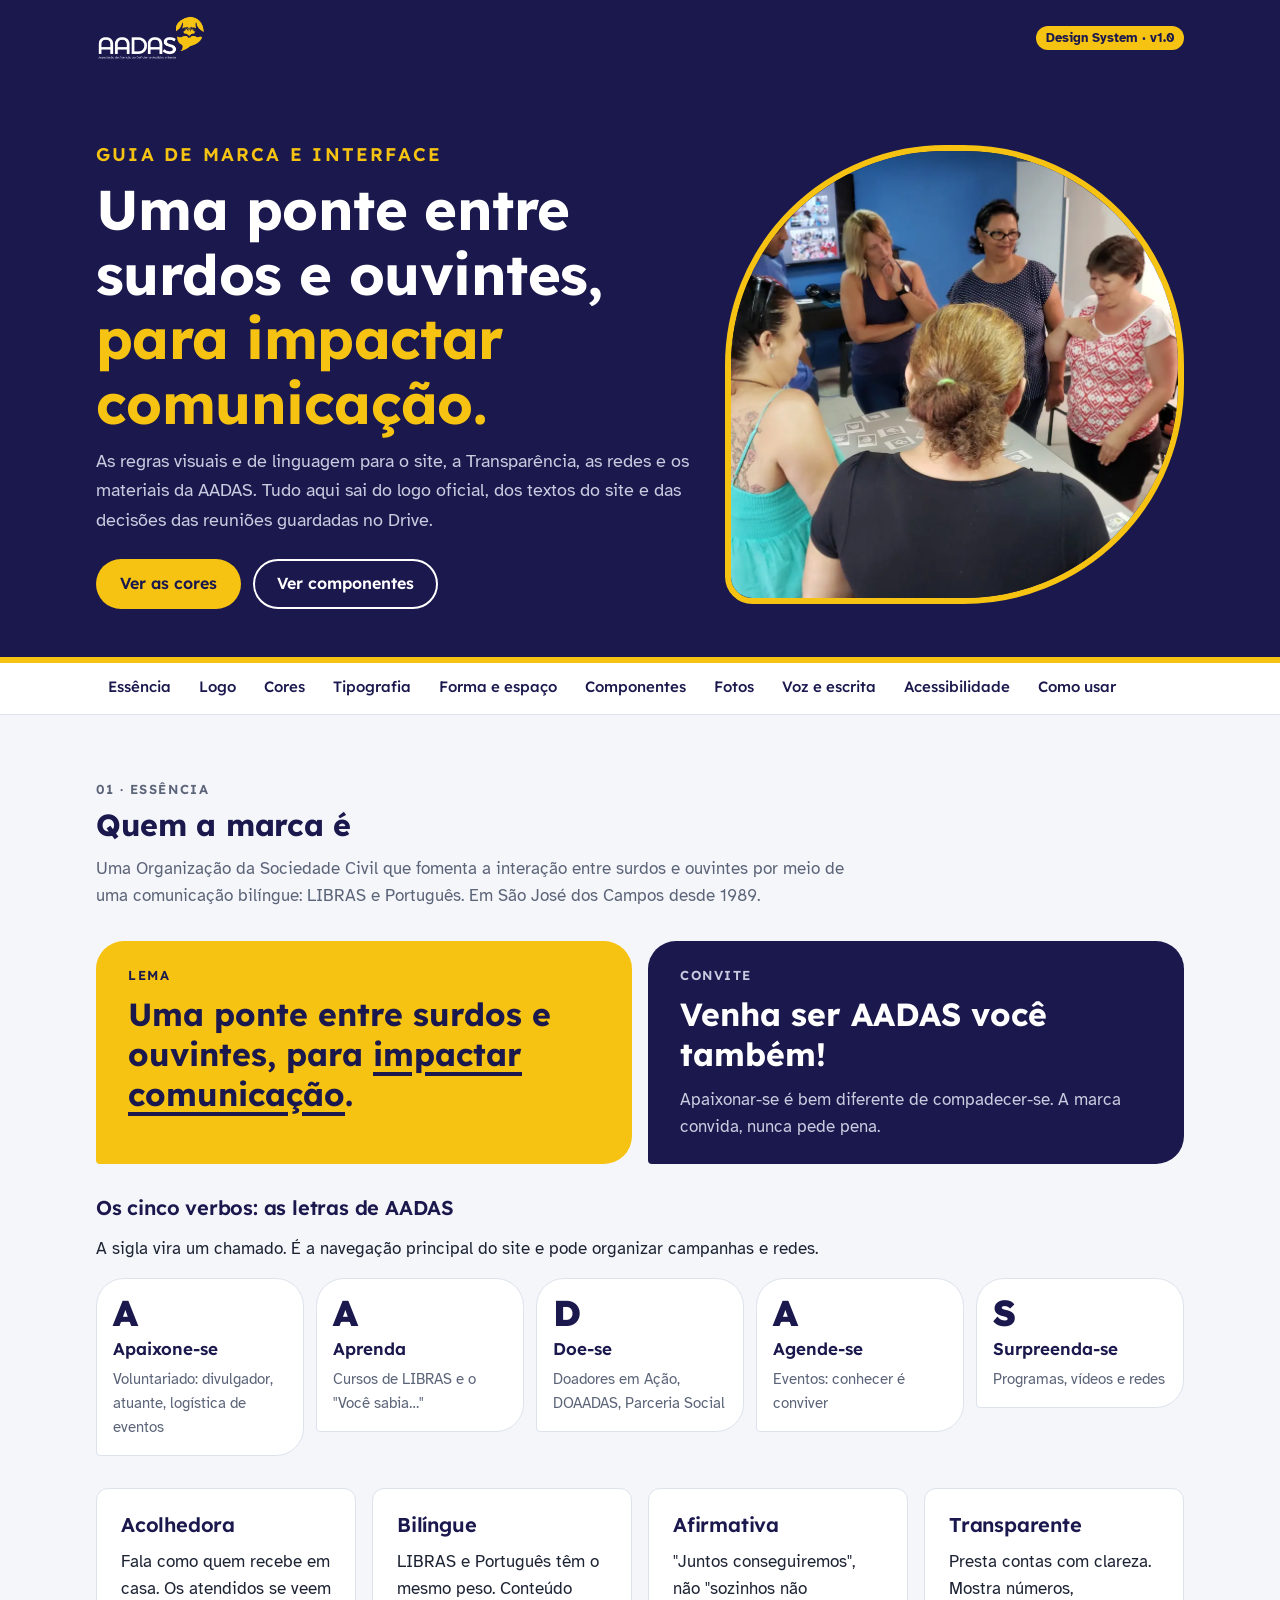
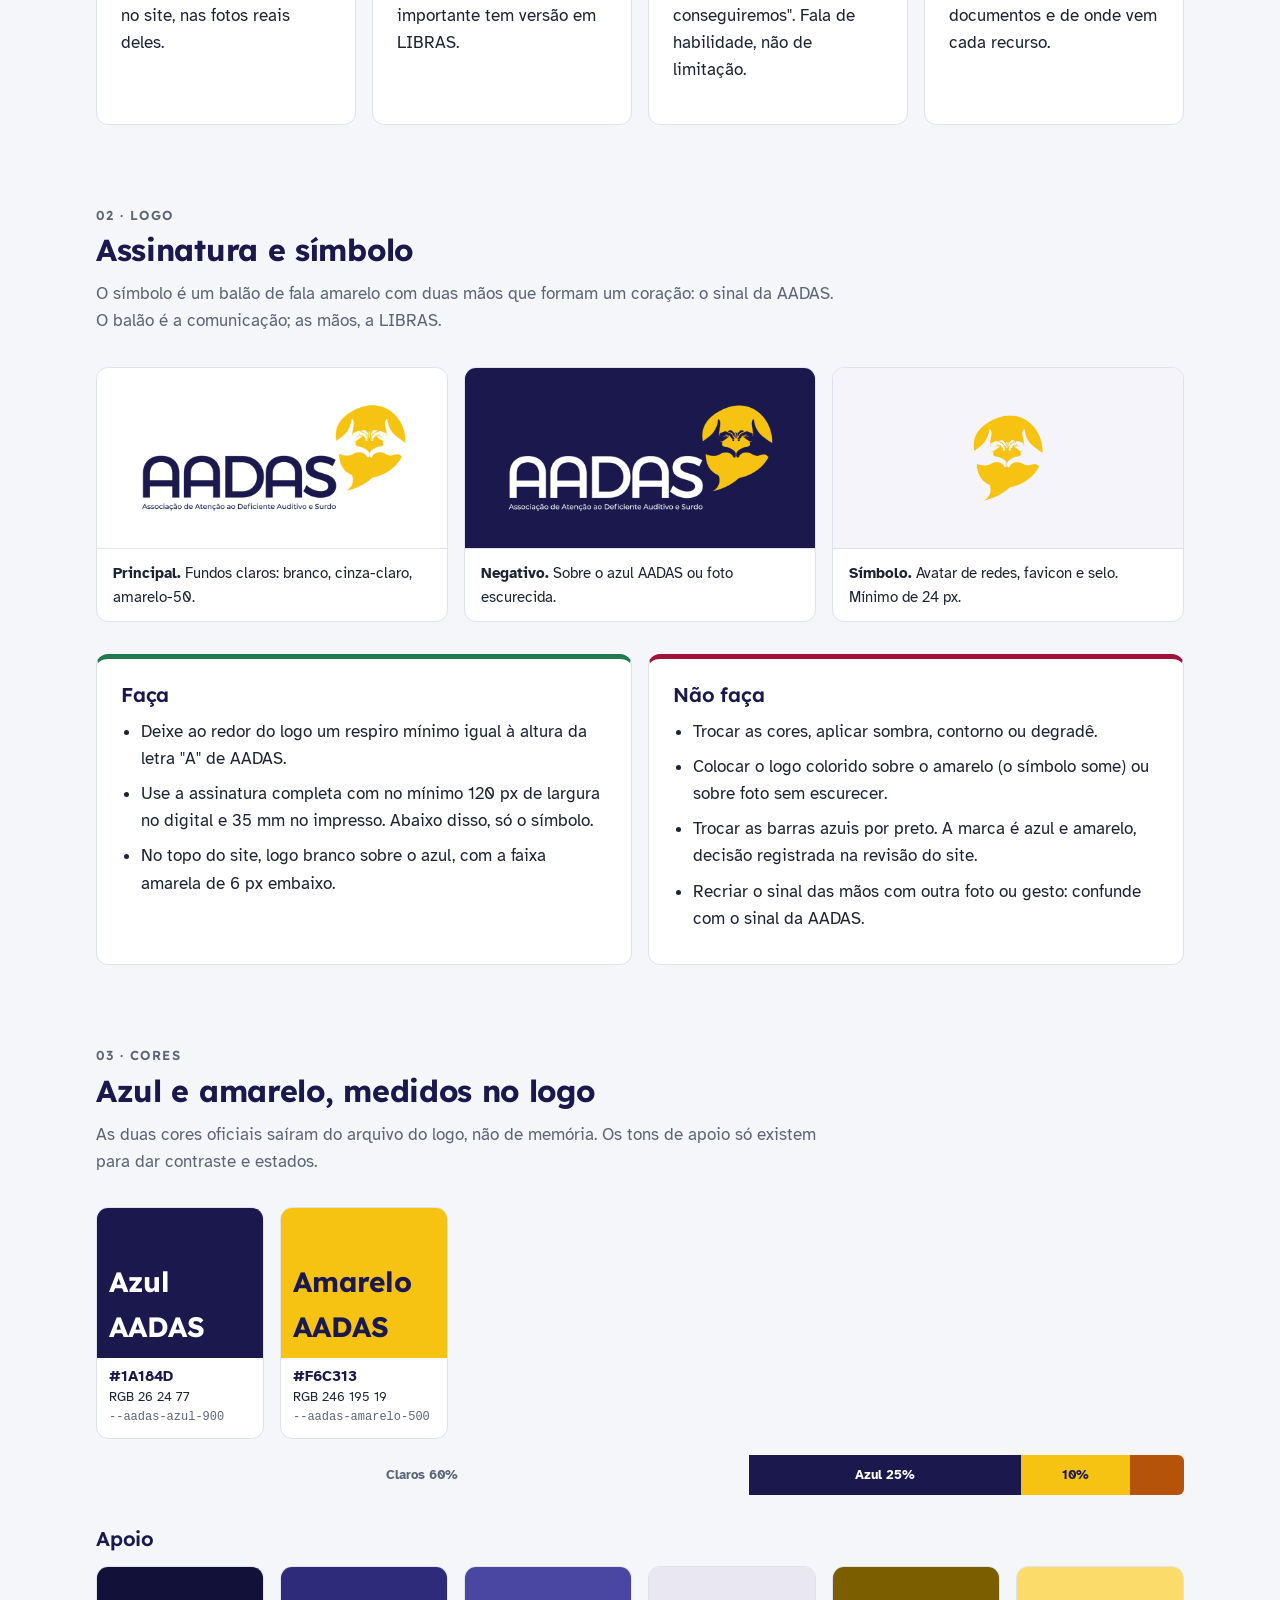
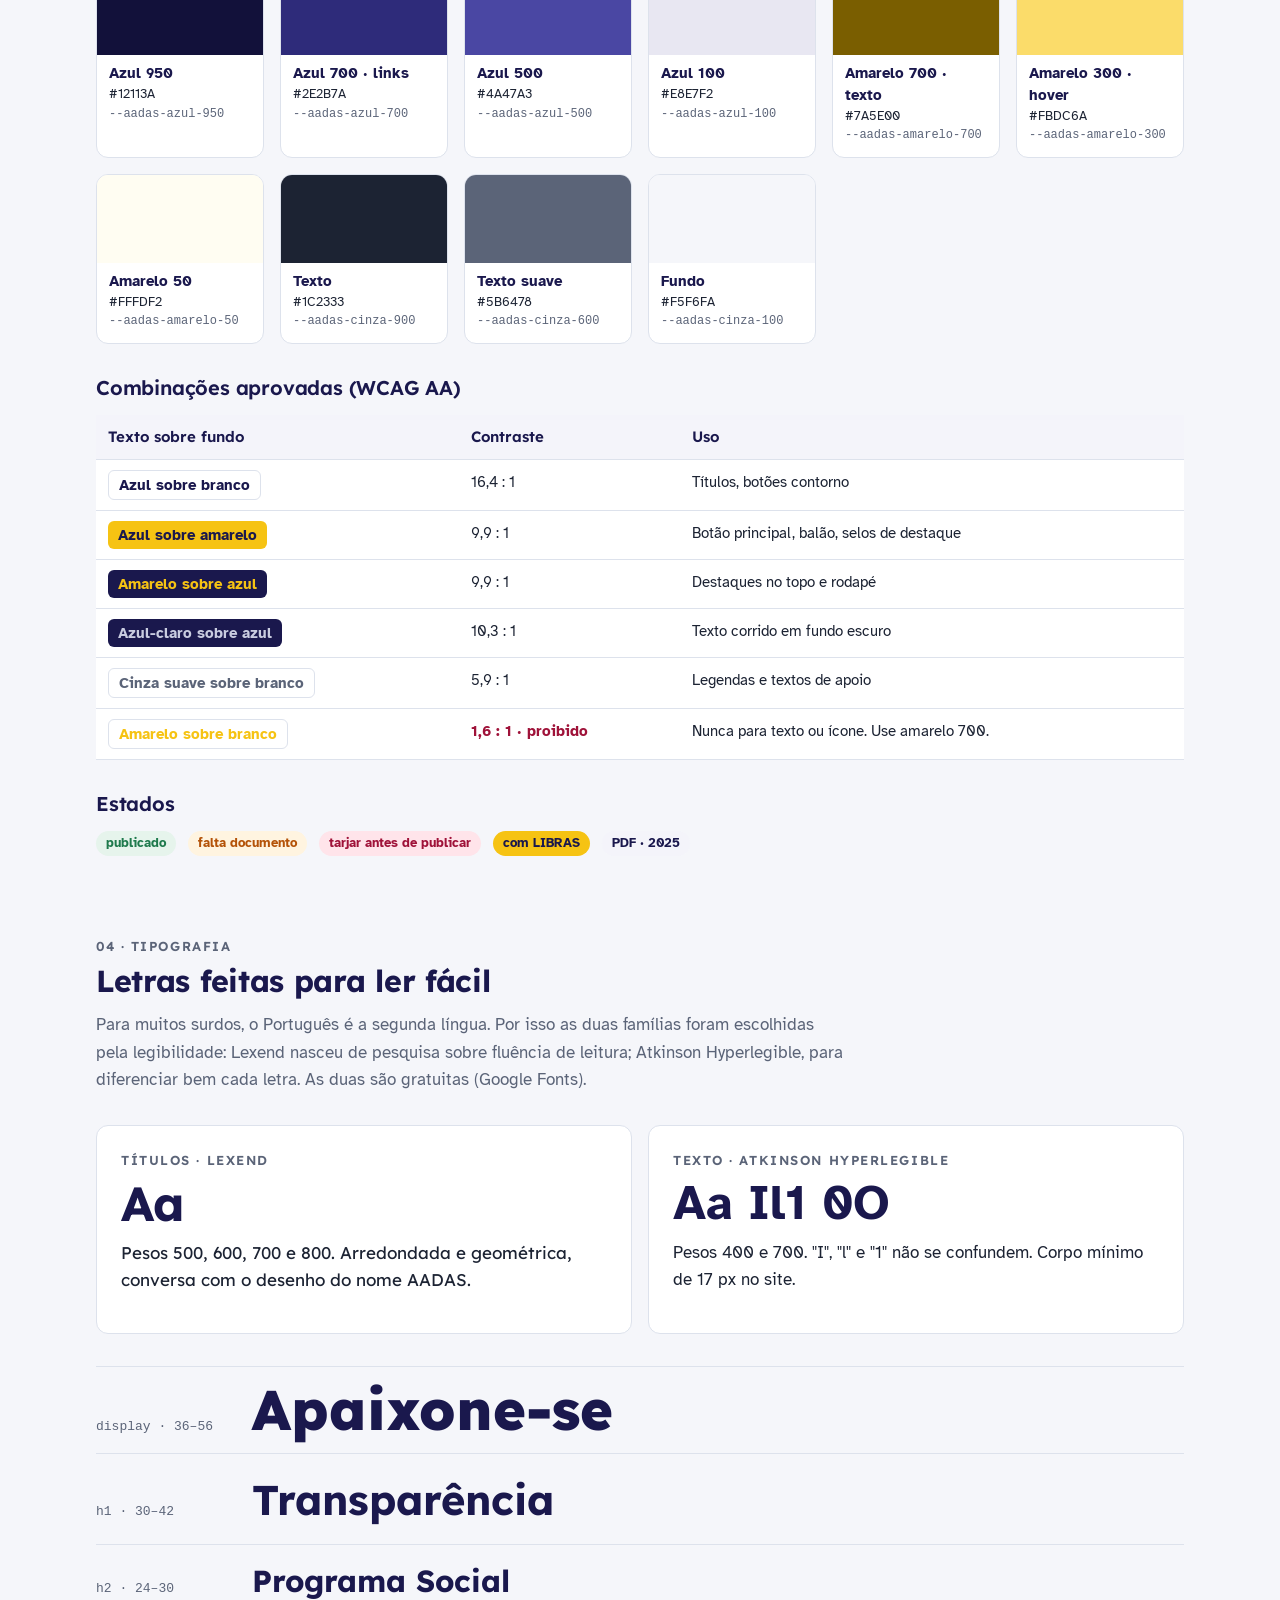
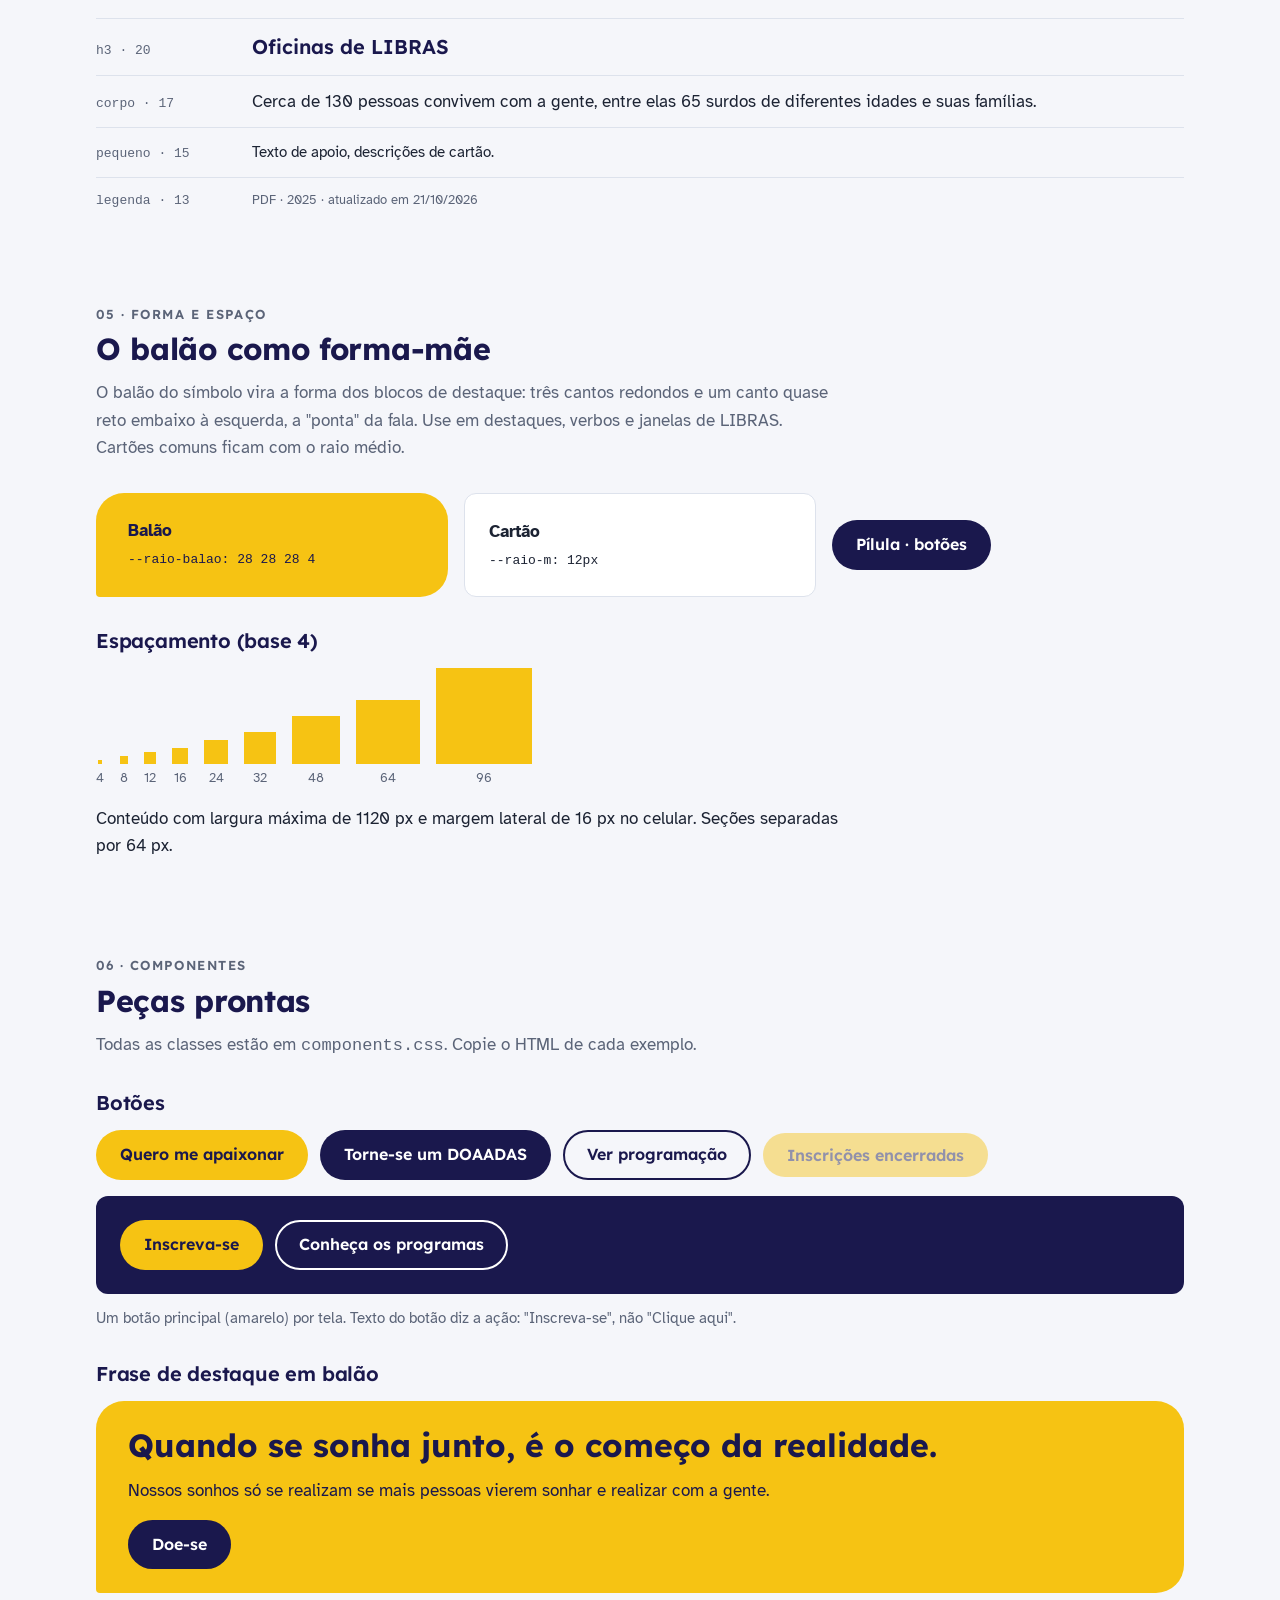
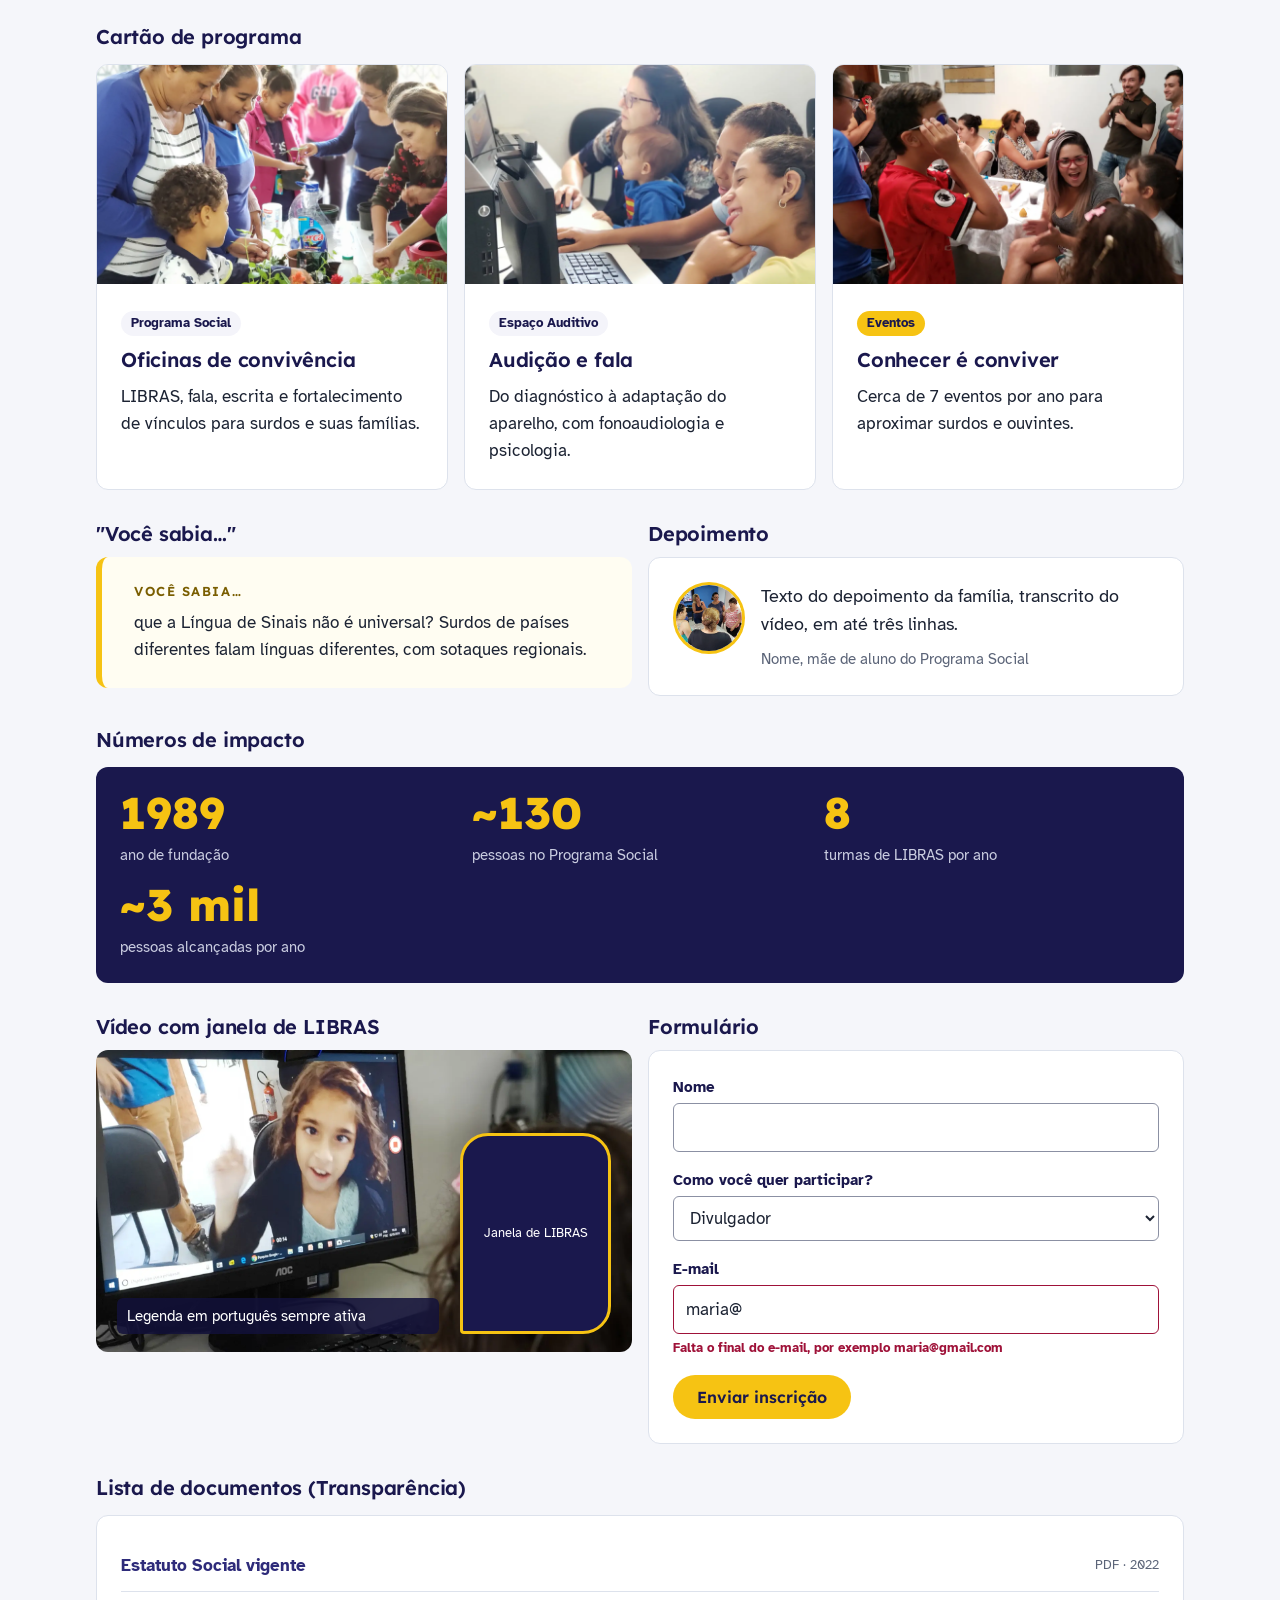
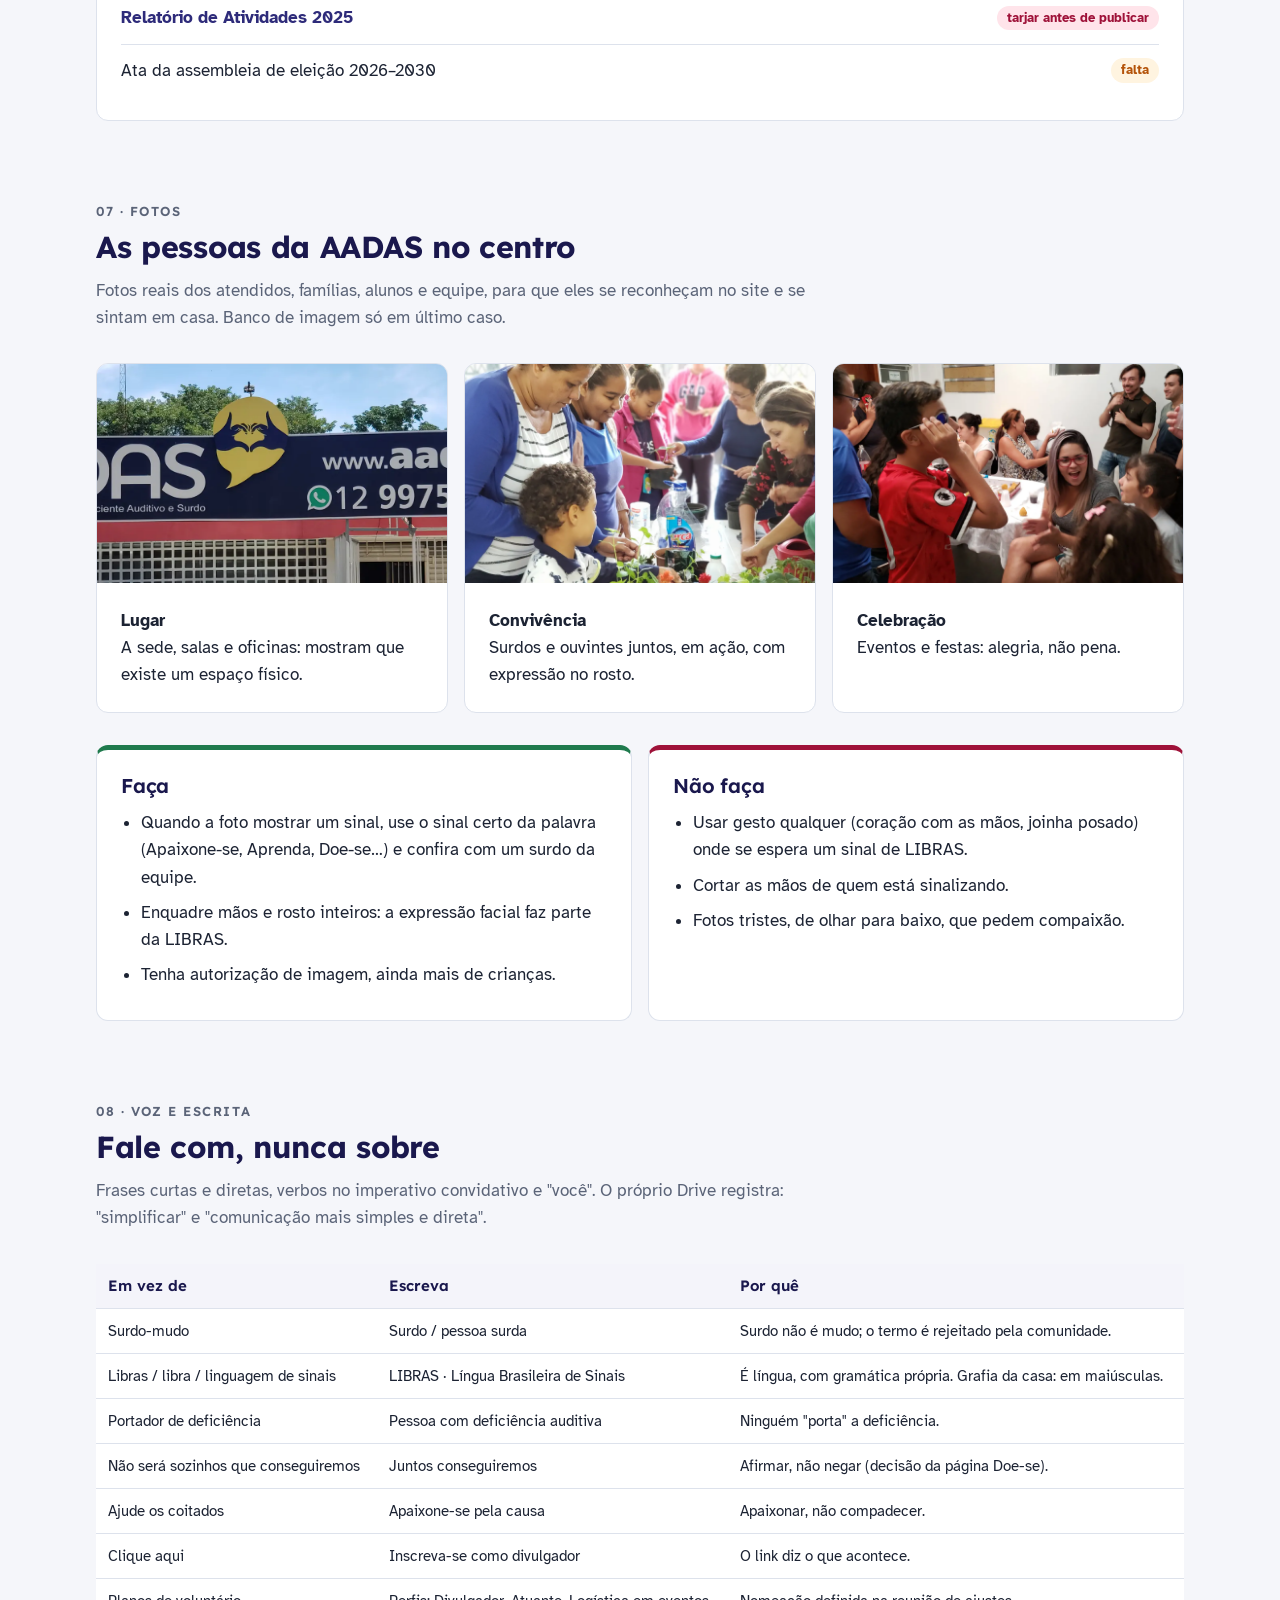
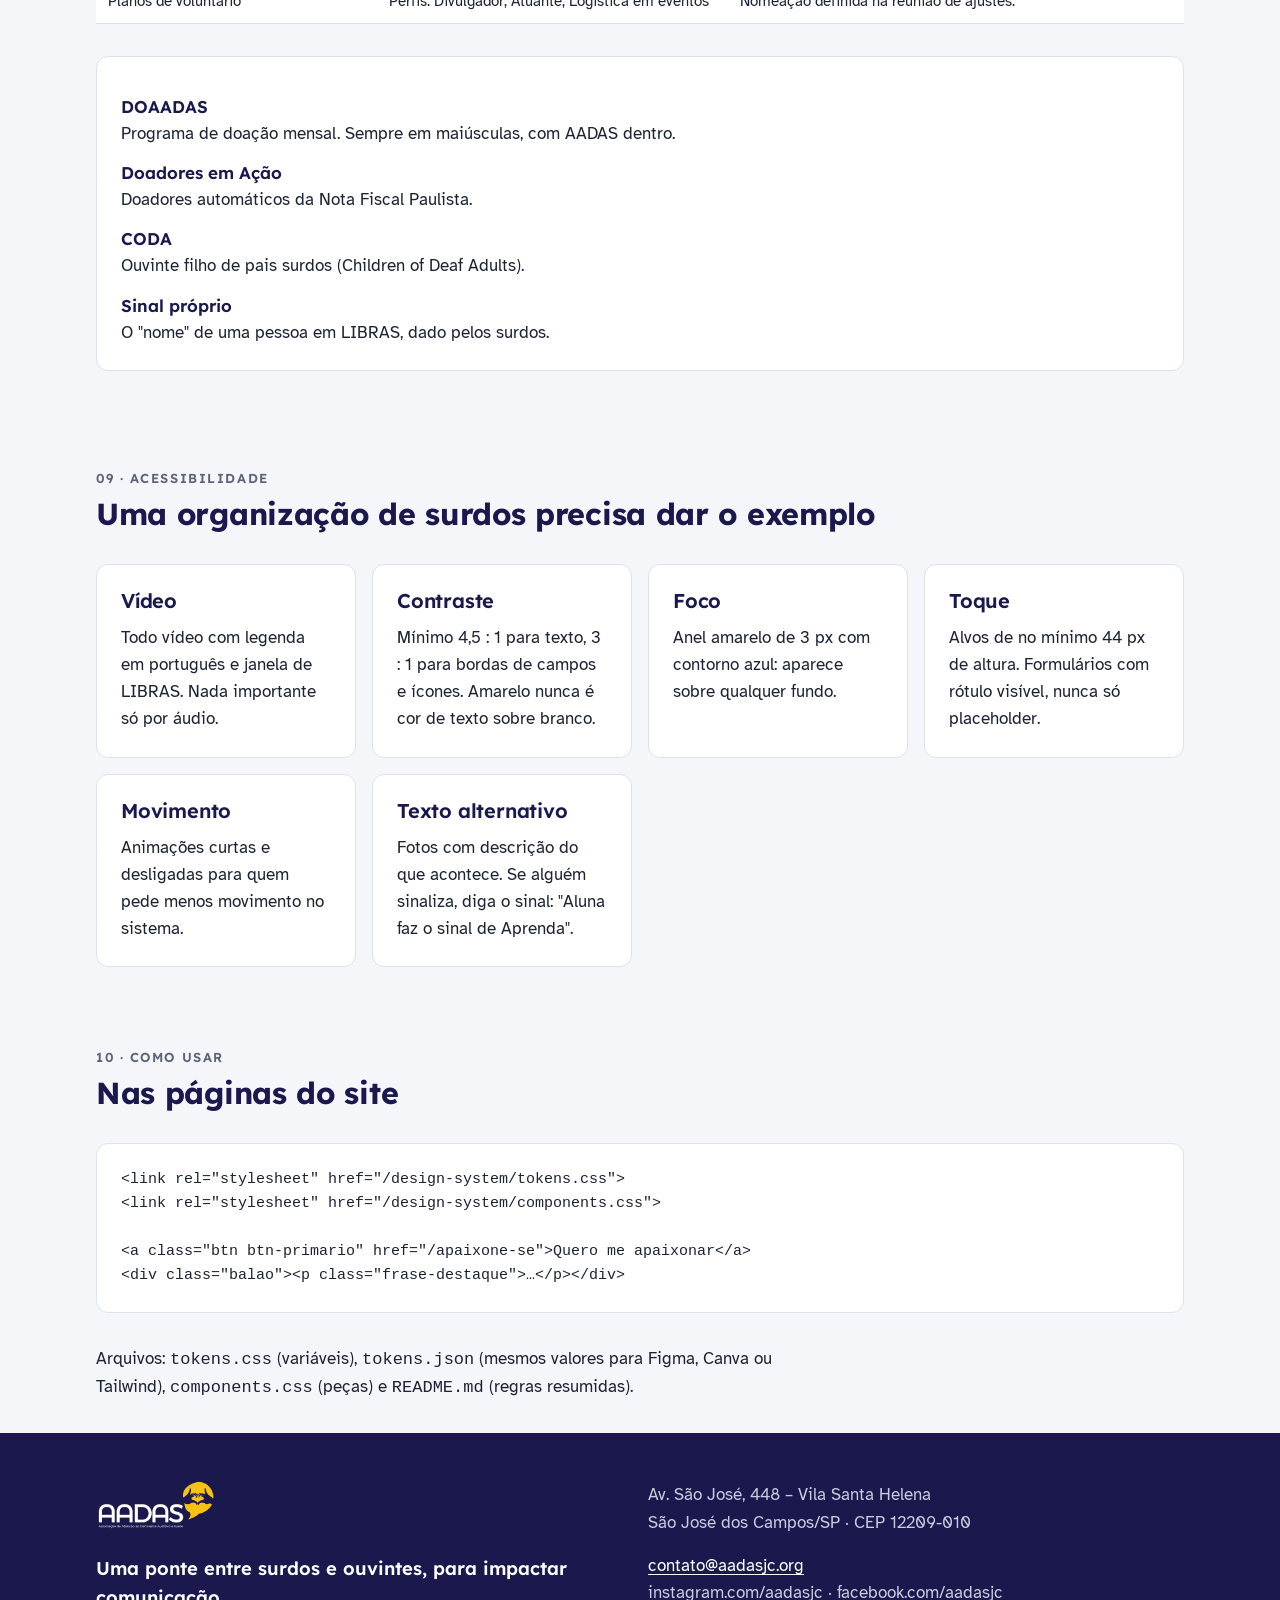
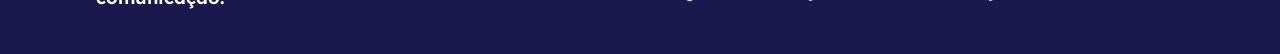
<file: design-system/index.html>
<!doctype html>
<html lang="pt-BR">
<head>
<meta charset="utf-8">
<meta name="viewport" content="width=device-width, initial-scale=1">
<title>Design System AADAS</title>
<meta name="description" content="Cores, tipografia, componentes, voz e regras de acessibilidade da AADAS.">
<link rel="stylesheet" href="tokens.css">
<link rel="stylesheet" href="components.css">
<style>
  /* Estilos só do guia */
  .ds-hero { padding-top: var(--esp-8); padding-bottom: var(--esp-7); }
  .ds-hero .grade-hero { display: grid; gap: var(--esp-6); grid-template-columns: 1.3fr 1fr; align-items: center; }
  .ds-hero h1 { font-size: var(--fs-display); color: var(--texto-inverso); }
  .ds-hero h1 span { color: var(--texto-inverso-destaque); }
  .ds-hero p { color: var(--texto-inverso-suave); font-size: 1.15rem; }
  .ds-hero .foto-balao { border-radius: 48% 48% 48% 6% / 48% 48% 48% 6%; overflow: hidden; border: 6px solid var(--fundo-destaque); aspect-ratio: 1; }
  .ds-hero .foto-balao img { width: 100%; height: 100%; object-fit: cover; display: block; }
  @media (max-width: 760px) { .ds-hero .grade-hero { grid-template-columns: 1fr; } .ds-hero .foto-balao { max-width: 280px; } }

  .ds-indice { background: var(--fundo-superficie); border-bottom: 1px solid var(--borda); position: sticky; top: 0; z-index: 5; }
  .ds-indice ul { list-style: none; margin: 0 auto; padding: 0 var(--esp-4); display: flex; gap: var(--esp-1); overflow-x: auto; max-width: var(--largura-max); }
  .ds-indice a { display: block; padding: 12px; white-space: nowrap; text-decoration: none; color: var(--texto-titulo); font-family: var(--fonte-titulo); font-weight: 500; font-size: var(--fs-pequeno); border-bottom: 3px solid transparent; }
  .ds-indice a:hover { border-bottom-color: var(--fundo-destaque); }

  main section { padding: var(--esp-8) 0 var(--esp-4); scroll-margin-top: 56px; }
  section > .wrap > h2 + p { color: var(--texto-suave); }
  .bloco { margin-top: var(--esp-6); }
  .bloco > h3 { margin-bottom: var(--esp-4); }

  .amostras { display: grid; gap: var(--esp-4); grid-template-columns: repeat(auto-fill, minmax(150px, 1fr)); }
  .amostra { border-radius: var(--raio-m); overflow: hidden; border: 1px solid var(--borda); background: var(--fundo-superficie); }
  .amostra .cor { height: 88px; display: flex; align-items: flex-end; padding: var(--esp-2) var(--esp-3); font-family: var(--fonte-titulo); font-weight: 700; font-size: 1.25rem; }
  .amostra .info { padding: var(--esp-2) var(--esp-3) var(--esp-3); font-size: var(--fs-legenda); line-height: 1.45; }
  .amostra .info strong { display: block; font-size: var(--fs-pequeno); color: var(--texto-titulo); }
  .amostra code { font-size: .75rem; color: var(--texto-suave); }
  .grande .cor { height: 150px; font-size: 1.75rem; }

  .proporcao { display: flex; height: 40px; border-radius: var(--raio-p); overflow: hidden; margin-top: var(--esp-4); }
  .proporcao span { display: grid; place-items: center; font-size: var(--fs-legenda); font-weight: 700; }

  .tabela-wrap { overflow-x: auto; }
  table { border-collapse: collapse; width: 100%; background: var(--fundo-superficie); font-size: var(--fs-pequeno); }
  th, td { text-align: left; padding: 10px 12px; border-bottom: 1px solid var(--borda); vertical-align: top; }
  th { font-family: var(--fonte-titulo); color: var(--texto-titulo); font-weight: 600; background: var(--fundo-suave); }
  td .chip { display: inline-block; padding: 2px 10px; border-radius: var(--raio-p); font-weight: 700; }

  .escala-tipo > div { display: grid; grid-template-columns: 140px 1fr; gap: var(--esp-4); align-items: baseline; padding: var(--esp-3) 0; border-top: 1px solid var(--borda); }
  .escala-tipo code { font-size: var(--fs-legenda); color: var(--texto-suave); }
  @media (max-width: 600px) { .escala-tipo > div { grid-template-columns: 1fr; gap: var(--esp-1); } }

  .logos { display: grid; gap: var(--esp-4); grid-template-columns: repeat(auto-fit, minmax(240px, 1fr)); }
  .logos figure { margin: 0; border-radius: var(--raio-m); border: 1px solid var(--borda); overflow: hidden; background: var(--fundo-superficie); }
  .logos .area { padding: var(--esp-6); display: grid; place-items: center; min-height: 180px; }
  .logos .area img { max-width: 100%; max-height: 110px; }
  .logos figcaption { padding: var(--esp-3) var(--esp-4); font-size: var(--fs-pequeno); border-top: 1px solid var(--borda); }

  .faz-nao { display: grid; gap: var(--esp-4); grid-template-columns: repeat(auto-fit, minmax(280px, 1fr)); }
  .faz-nao .card h3 { display: flex; align-items: center; gap: var(--esp-2); }
  .faz-nao ul { margin: 0; padding-left: 1.2em; }
  .faz-nao li { margin-bottom: var(--esp-2); }
  .faz { border-top: 5px solid var(--sucesso); }
  .nao { border-top: 5px solid var(--alerta); }

  .linha-botoes { display: flex; flex-wrap: wrap; gap: var(--esp-3); align-items: center; }
  .painel-inverso { padding: var(--esp-5); border-radius: var(--raio-m); margin-top: var(--esp-4); }

  .espacos { display: flex; flex-wrap: wrap; gap: var(--esp-4); align-items: flex-end; }
  .espacos div { text-align: center; font-size: var(--fs-legenda); color: var(--texto-suave); }
  .espacos i { display: block; background: var(--fundo-destaque); margin: 0 auto var(--esp-1); }

  .glossario dt { font-family: var(--fonte-titulo); font-weight: 600; color: var(--texto-titulo); margin-top: var(--esp-3); }
  .glossario dd { margin: 0; }
</style>
</head>
<body>

<header class="topo">
  <div class="wrap barra">
    <a class="logo" href="#"><img src="../landing/assets/logo-branco.png" alt="AADAS — Associação de Atenção ao Deficiente Auditivo e Surdo"></a>
    <span class="selo selo-libras">Design System · v1.0</span>
  </div>
  <div class="wrap ds-hero">
    <div class="grade-hero">
      <div>
        <p class="sobretitulo" style="color: var(--texto-inverso-destaque)">Guia de marca e interface</p>
        <h1>Uma ponte entre surdos e ouvintes, <span>para impactar comunicação.</span></h1>
        <p>As regras visuais e de linguagem para o site, a Transparência, as redes e os materiais da AADAS. Tudo aqui sai do logo oficial, dos textos do site e das decisões das reuniões guardadas no Drive.</p>
        <div class="linha-botoes" style="margin-top: var(--esp-5)">
          <a class="btn btn-primario" href="#cores">Ver as cores</a>
          <a class="btn btn-contorno" href="#componentes">Ver componentes</a>
        </div>
      </div>
      <div class="foto-balao"><img src="../landing/assets/roda-familias.webp" alt="Famílias do Programa Social reunidas em roda na AADAS"></div>
    </div>
  </div>
  <div class="faixa"></div>
</header>

<nav class="ds-indice" aria-label="Seções do guia">
  <ul>
    <li><a href="#essencia">Essência</a></li>
    <li><a href="#logo">Logo</a></li>
    <li><a href="#cores">Cores</a></li>
    <li><a href="#tipografia">Tipografia</a></li>
    <li><a href="#forma">Forma e espaço</a></li>
    <li><a href="#componentes">Componentes</a></li>
    <li><a href="#imagens">Fotos</a></li>
    <li><a href="#voz">Voz e escrita</a></li>
    <li><a href="#acessibilidade">Acessibilidade</a></li>
    <li><a href="#uso">Como usar</a></li>
  </ul>
</nav>

<main>

<!-- ESSÊNCIA -->
<section id="essencia">
  <div class="wrap">
    <p class="sobretitulo">01 · Essência</p>
    <h2>Quem a marca é</h2>
    <p>Uma Organização da Sociedade Civil que fomenta a interação entre surdos e ouvintes por meio de uma comunicação bilíngue: LIBRAS e Português. Em São José dos Campos desde 1989.</p>

    <div class="grade bloco">
      <div class="balao">
        <p class="sobretitulo" style="color: var(--texto-sobre-destaque)">Lema</p>
        <p class="frase-destaque">Uma ponte entre surdos e ouvintes, para <em>impactar comunicação</em>.</p>
      </div>
      <div class="balao balao-azul">
        <p class="sobretitulo" style="color: var(--texto-inverso-suave)">Convite</p>
        <p class="frase-destaque">Venha ser AADAS você também!</p>
        <p style="color: var(--texto-inverso-suave)">Apaixonar-se é bem diferente de compadecer-se. A marca convida, nunca pede pena.</p>
      </div>
    </div>

    <div class="bloco">
      <h3>Os cinco verbos: as letras de AADAS</h3>
      <p>A sigla vira um chamado. É a navegação principal do site e pode organizar campanhas e redes.</p>
      <ul class="verbos">
        <li><a class="verbo" href="#"><span class="letra">A</span><span class="nome">Apaixone-se</span><span class="desc">Voluntariado: divulgador, atuante, logística de eventos</span></a></li>
        <li><a class="verbo" href="#"><span class="letra">A</span><span class="nome">Aprenda</span><span class="desc">Cursos de LIBRAS e o "Você sabia…"</span></a></li>
        <li><a class="verbo" href="#"><span class="letra">D</span><span class="nome">Doe-se</span><span class="desc">Doadores em Ação, DOAADAS, Parceria Social</span></a></li>
        <li><a class="verbo" href="#"><span class="letra">A</span><span class="nome">Agende-se</span><span class="desc">Eventos: conhecer é conviver</span></a></li>
        <li><a class="verbo" href="#"><span class="letra">S</span><span class="nome">Surpreenda-se</span><span class="desc">Programas, vídeos e redes</span></a></li>
      </ul>
    </div>

    <div class="grade bloco">
      <div class="card"><h3>Acolhedora</h3><p>Fala como quem recebe em casa. Os atendidos se veem no site, nas fotos reais deles.</p></div>
      <div class="card"><h3>Bilíngue</h3><p>LIBRAS e Português têm o mesmo peso. Conteúdo importante tem versão em LIBRAS.</p></div>
      <div class="card"><h3>Afirmativa</h3><p>"Juntos conseguiremos", não "sozinhos não conseguiremos". Fala de habilidade, não de limitação.</p></div>
      <div class="card"><h3>Transparente</h3><p>Presta contas com clareza. Mostra números, documentos e de onde vem cada recurso.</p></div>
    </div>
  </div>
</section>

<!-- LOGO -->
<section id="logo">
  <div class="wrap">
    <p class="sobretitulo">02 · Logo</p>
    <h2>Assinatura e símbolo</h2>
    <p>O símbolo é um balão de fala amarelo com duas mãos que formam um coração: o sinal da AADAS. O balão é a comunicação; as mãos, a LIBRAS.</p>

    <div class="logos bloco">
      <figure><div class="area"><img src="../landing/assets/logo.png" alt="Logo AADAS colorido"></div><figcaption><strong>Principal.</strong> Fundos claros: branco, cinza-claro, amarelo-50.</figcaption></figure>
      <figure><div class="area inverso"><img src="../landing/assets/logo-branco.png" alt="Logo AADAS na versão para fundo escuro"></div><figcaption><strong>Negativo.</strong> Sobre o azul AADAS ou foto escurecida.</figcaption></figure>
      <figure><div class="area" style="background: var(--fundo-suave)"><img src="../landing/assets/simbolo.png" alt="Símbolo AADAS: balão amarelo com mãos em coração"></div><figcaption><strong>Símbolo.</strong> Avatar de redes, favicon e selo. Mínimo de 24 px.</figcaption></figure>
    </div>

    <div class="faz-nao bloco">
      <div class="card faz">
        <h3>Faça</h3>
        <ul>
          <li>Deixe ao redor do logo um respiro mínimo igual à altura da letra "A" de AADAS.</li>
          <li>Use a assinatura completa com no mínimo 120 px de largura no digital e 35 mm no impresso. Abaixo disso, só o símbolo.</li>
          <li>No topo do site, logo branco sobre o azul, com a faixa amarela de 6 px embaixo.</li>
        </ul>
      </div>
      <div class="card nao">
        <h3>Não faça</h3>
        <ul>
          <li>Trocar as cores, aplicar sombra, contorno ou degradê.</li>
          <li>Colocar o logo colorido sobre o amarelo (o símbolo some) ou sobre foto sem escurecer.</li>
          <li>Trocar as barras azuis por preto. A marca é azul e amarelo, decisão registrada na revisão do site.</li>
          <li>Recriar o sinal das mãos com outra foto ou gesto: confunde com o sinal da AADAS.</li>
        </ul>
      </div>
    </div>
  </div>
</section>

<!-- CORES -->
<section id="cores">
  <div class="wrap">
    <p class="sobretitulo">03 · Cores</p>
    <h2>Azul e amarelo, medidos no logo</h2>
    <p>As duas cores oficiais saíram do arquivo do logo, não de memória. Os tons de apoio só existem para dar contraste e estados.</p>

    <div class="amostras bloco">
      <div class="amostra grande"><div class="cor" style="background:#1A184D;color:#fff">Azul AADAS</div><div class="info"><strong>#1A184D</strong>RGB 26 24 77<br><code>--aadas-azul-900</code></div></div>
      <div class="amostra grande"><div class="cor" style="background:#F6C313;color:#1A184D">Amarelo AADAS</div><div class="info"><strong>#F6C313</strong>RGB 246 195 19<br><code>--aadas-amarelo-500</code></div></div>
    </div>

    <div class="proporcao" aria-label="Proporção de uso: 60% claros, 25% azul, 10% amarelo, 5% estados">
      <span style="flex:60;background:var(--fundo-pagina);color:var(--texto-suave)">Claros 60%</span>
      <span style="flex:25;background:var(--aadas-azul-900);color:#fff">Azul 25%</span>
      <span style="flex:10;background:var(--aadas-amarelo-500);color:var(--aadas-azul-900)">10%</span>
      <span style="flex:5;background:var(--aadas-laranja-700)" title="Estados"></span>
    </div>

    <div class="bloco">
      <h3>Apoio</h3>
      <div class="amostras">
        <div class="amostra"><div class="cor" style="background:#12113A"></div><div class="info"><strong>Azul 950</strong>#12113A<br><code>--aadas-azul-950</code></div></div>
        <div class="amostra"><div class="cor" style="background:#2E2B7A"></div><div class="info"><strong>Azul 700 · links</strong>#2E2B7A<br><code>--aadas-azul-700</code></div></div>
        <div class="amostra"><div class="cor" style="background:#4A47A3"></div><div class="info"><strong>Azul 500</strong>#4A47A3<br><code>--aadas-azul-500</code></div></div>
        <div class="amostra"><div class="cor" style="background:#E8E7F2"></div><div class="info"><strong>Azul 100</strong>#E8E7F2<br><code>--aadas-azul-100</code></div></div>
        <div class="amostra"><div class="cor" style="background:#7A5E00"></div><div class="info"><strong>Amarelo 700 · texto</strong>#7A5E00<br><code>--aadas-amarelo-700</code></div></div>
        <div class="amostra"><div class="cor" style="background:#FBDC6A"></div><div class="info"><strong>Amarelo 300 · hover</strong>#FBDC6A<br><code>--aadas-amarelo-300</code></div></div>
        <div class="amostra"><div class="cor" style="background:#FFFDF2"></div><div class="info"><strong>Amarelo 50</strong>#FFFDF2<br><code>--aadas-amarelo-50</code></div></div>
        <div class="amostra"><div class="cor" style="background:#1C2333"></div><div class="info"><strong>Texto</strong>#1C2333<br><code>--aadas-cinza-900</code></div></div>
        <div class="amostra"><div class="cor" style="background:#5B6478"></div><div class="info"><strong>Texto suave</strong>#5B6478<br><code>--aadas-cinza-600</code></div></div>
        <div class="amostra"><div class="cor" style="background:#F5F6FA"></div><div class="info"><strong>Fundo</strong>#F5F6FA<br><code>--aadas-cinza-100</code></div></div>
      </div>
    </div>

    <div class="bloco">
      <h3>Combinações aprovadas (WCAG AA)</h3>
      <div class="tabela-wrap">
        <table>
          <thead><tr><th>Texto sobre fundo</th><th>Contraste</th><th>Uso</th></tr></thead>
          <tbody>
            <tr><td><span class="chip" style="background:#fff;color:#1A184D;border:1px solid var(--borda)">Azul sobre branco</span></td><td>16,4 : 1</td><td>Títulos, botões contorno</td></tr>
            <tr><td><span class="chip" style="background:#F6C313;color:#1A184D">Azul sobre amarelo</span></td><td>9,9 : 1</td><td>Botão principal, balão, selos de destaque</td></tr>
            <tr><td><span class="chip" style="background:#1A184D;color:#F6C313">Amarelo sobre azul</span></td><td>9,9 : 1</td><td>Destaques no topo e rodapé</td></tr>
            <tr><td><span class="chip" style="background:#1A184D;color:#C9CCE0">Azul-claro sobre azul</span></td><td>10,3 : 1</td><td>Texto corrido em fundo escuro</td></tr>
            <tr><td><span class="chip" style="background:#fff;color:#5B6478;border:1px solid var(--borda)">Cinza suave sobre branco</span></td><td>5,9 : 1</td><td>Legendas e textos de apoio</td></tr>
            <tr><td><span class="chip" style="background:#fff;color:#F6C313;border:1px solid var(--borda)">Amarelo sobre branco</span></td><td><strong style="color:var(--alerta)">1,6 : 1 · proibido</strong></td><td>Nunca para texto ou ícone. Use amarelo 700.</td></tr>
          </tbody>
        </table>
      </div>
    </div>

    <div class="bloco">
      <h3>Estados</h3>
      <div class="linha-botoes">
        <span class="selo selo-ok">publicado</span>
        <span class="selo selo-pend">falta documento</span>
        <span class="selo selo-tarja">tarjar antes de publicar</span>
        <span class="selo selo-libras">com LIBRAS</span>
        <span class="selo">PDF · 2025</span>
      </div>
    </div>
  </div>
</section>

<!-- TIPOGRAFIA -->
<section id="tipografia">
  <div class="wrap">
    <p class="sobretitulo">04 · Tipografia</p>
    <h2>Letras feitas para ler fácil</h2>
    <p>Para muitos surdos, o Português é a segunda língua. Por isso as duas famílias foram escolhidas pela legibilidade: Lexend nasceu de pesquisa sobre fluência de leitura; Atkinson Hyperlegible, para diferenciar bem cada letra. As duas são gratuitas (Google Fonts).</p>

    <div class="grade bloco">
      <div class="card">
        <p class="sobretitulo">Títulos · Lexend</p>
        <p style="font-family:var(--fonte-titulo);font-size:3rem;font-weight:700;color:var(--texto-titulo);margin:0;line-height:1">Aa</p>
        <p style="font-family:var(--fonte-titulo);margin-top:var(--esp-3)">Pesos 500, 600, 700 e 800. Arredondada e geométrica, conversa com o desenho do nome AADAS.</p>
      </div>
      <div class="card">
        <p class="sobretitulo">Texto · Atkinson Hyperlegible</p>
        <p style="font-size:3rem;font-weight:700;color:var(--texto-titulo);margin:0;line-height:1">Aa Il1 0O</p>
        <p style="margin-top:var(--esp-3)">Pesos 400 e 700. "I", "l" e "1" não se confundem. Corpo mínimo de 17 px no site.</p>
      </div>
    </div>

    <div class="escala-tipo bloco">
      <div><code>display · 36–56</code><span style="font-family:var(--fonte-titulo);font-size:var(--fs-display);font-weight:800;color:var(--texto-titulo);line-height:1.1">Apaixone-se</span></div>
      <div><code>h1 · 30–42</code><span style="font-family:var(--fonte-titulo);font-size:var(--fs-h1);font-weight:700;color:var(--texto-titulo)">Transparência</span></div>
      <div><code>h2 · 24–30</code><span style="font-family:var(--fonte-titulo);font-size:var(--fs-h2);font-weight:700;color:var(--texto-titulo)">Programa Social</span></div>
      <div><code>h3 · 20</code><span style="font-family:var(--fonte-titulo);font-size:var(--fs-h3);font-weight:600;color:var(--texto-titulo)">Oficinas de LIBRAS</span></div>
      <div><code>corpo · 17</code><span>Cerca de 130 pessoas convivem com a gente, entre elas 65 surdos de diferentes idades e suas famílias.</span></div>
      <div><code>pequeno · 15</code><span style="font-size:var(--fs-pequeno)">Texto de apoio, descrições de cartão.</span></div>
      <div><code>legenda · 13</code><span style="font-size:var(--fs-legenda);color:var(--texto-suave)">PDF · 2025 · atualizado em 21/10/2026</span></div>
    </div>
  </div>
</section>

<!-- FORMA -->
<section id="forma">
  <div class="wrap">
    <p class="sobretitulo">05 · Forma e espaço</p>
    <h2>O balão como forma-mãe</h2>
    <p>O balão do símbolo vira a forma dos blocos de destaque: três cantos redondos e um canto quase reto embaixo à esquerda, a "ponta" da fala. Use em destaques, verbos e janelas de LIBRAS. Cartões comuns ficam com o raio médio.</p>

    <div class="grade bloco">
      <div class="balao"><strong>Balão</strong><br><code style="font-size:var(--fs-legenda)">--raio-balao: 28 28 28 4</code></div>
      <div class="card"><strong>Cartão</strong><br><code style="font-size:var(--fs-legenda)">--raio-m: 12px</code></div>
      <div style="display:flex;align-items:center"><span class="btn btn-secundario">Pílula · botões</span></div>
    </div>

    <div class="bloco">
      <h3>Espaçamento (base 4)</h3>
      <div class="espacos">
        <div><i style="width:4px;height:4px"></i>4</div>
        <div><i style="width:8px;height:8px"></i>8</div>
        <div><i style="width:12px;height:12px"></i>12</div>
        <div><i style="width:16px;height:16px"></i>16</div>
        <div><i style="width:24px;height:24px"></i>24</div>
        <div><i style="width:32px;height:32px"></i>32</div>
        <div><i style="width:48px;height:48px"></i>48</div>
        <div><i style="width:64px;height:64px"></i>64</div>
        <div><i style="width:96px;height:96px"></i>96</div>
      </div>
      <p style="margin-top:var(--esp-4)">Conteúdo com largura máxima de 1120 px e margem lateral de 16 px no celular. Seções separadas por 64 px.</p>
    </div>
  </div>
</section>

<!-- COMPONENTES -->
<section id="componentes">
  <div class="wrap">
    <p class="sobretitulo">06 · Componentes</p>
    <h2>Peças prontas</h2>
    <p>Todas as classes estão em <code>components.css</code>. Copie o HTML de cada exemplo.</p>

    <div class="bloco">
      <h3>Botões</h3>
      <div class="linha-botoes">
        <a class="btn btn-primario" href="#">Quero me apaixonar</a>
        <a class="btn btn-secundario" href="#">Torne-se um DOAADAS</a>
        <a class="btn btn-contorno" href="#">Ver programação</a>
        <button class="btn btn-primario" disabled>Inscrições encerradas</button>
      </div>
      <div class="painel-inverso inverso linha-botoes">
        <a class="btn btn-primario" href="#">Inscreva-se</a>
        <a class="btn btn-contorno" href="#">Conheça os programas</a>
      </div>
      <p style="margin-top:var(--esp-3);font-size:var(--fs-pequeno);color:var(--texto-suave)">Um botão principal (amarelo) por tela. Texto do botão diz a ação: "Inscreva-se", não "Clique aqui".</p>
    </div>

    <div class="bloco">
      <h3>Frase de destaque em balão</h3>
      <div class="balao">
        <p class="frase-destaque">Quando se sonha junto, é o começo da realidade.</p>
        <p>Nossos sonhos só se realizam se mais pessoas vierem sonhar e realizar com a gente.</p>
        <a class="btn btn-secundario" href="#">Doe-se</a>
      </div>
    </div>

    <div class="bloco">
      <h3>Cartão de programa</h3>
      <div class="grade">
        <a class="card card-foto" href="#"><img src="../landing/assets/oficina-familias.webp" alt="Oficina com famílias do Programa Social"><div class="corpo"><span class="selo">Programa Social</span><h3 style="margin-top:var(--esp-3)">Oficinas de convivência</h3><p style="margin:0">LIBRAS, fala, escrita e fortalecimento de vínculos para surdos e suas famílias.</p></div></a>
        <a class="card card-foto" href="#"><img src="../landing/assets/laboratorio.webp" alt="Sala de atendimento do Espaço Auditivo"><div class="corpo"><span class="selo">Espaço Auditivo</span><h3 style="margin-top:var(--esp-3)">Audição e fala</h3><p style="margin:0">Do diagnóstico à adaptação do aparelho, com fonoaudiologia e psicologia.</p></div></a>
        <a class="card card-foto" href="#"><img src="../landing/assets/festa.webp" alt="Festa da AADAS com surdos e ouvintes"><div class="corpo"><span class="selo selo-libras">Eventos</span><h3 style="margin-top:var(--esp-3)">Conhecer é conviver</h3><p style="margin:0">Cerca de 7 eventos por ano para aproximar surdos e ouvintes.</p></div></a>
      </div>
    </div>

    <div class="bloco grade">
      <div>
        <h3>"Você sabia…"</h3>
        <div class="sabia">
          <p class="sobretitulo">Você sabia…</p>
          <p>que a Língua de Sinais não é universal? Surdos de países diferentes falam línguas diferentes, com sotaques regionais.</p>
        </div>
      </div>
      <div>
        <h3>Depoimento</h3>
        <div class="card depoimento">
          <img src="../landing/assets/roda-familias.webp" alt="">
          <div>
            <blockquote>Texto do depoimento da família, transcrito do vídeo, em até três linhas.</blockquote>
            <cite>Nome, mãe de aluno do Programa Social</cite>
          </div>
        </div>
      </div>
    </div>

    <div class="bloco">
      <h3>Números de impacto</h3>
      <div class="grade inverso painel-inverso">
        <div class="numero"><div class="valor">1989</div><div class="rotulo">ano de fundação</div></div>
        <div class="numero"><div class="valor">~130</div><div class="rotulo">pessoas no Programa Social</div></div>
        <div class="numero"><div class="valor">8</div><div class="rotulo">turmas de LIBRAS por ano</div></div>
        <div class="numero"><div class="valor">~3 mil</div><div class="rotulo">pessoas alcançadas por ano</div></div>
      </div>
    </div>

    <div class="bloco grade">
      <div>
        <h3>Vídeo com janela de LIBRAS</h3>
        <div class="video-libras">
          <img src="../landing/assets/videochamada.webp" alt="">
          <div class="legenda">Legenda em português sempre ativa</div>
          <div class="janela">Janela de LIBRAS</div>
        </div>
      </div>
      <div>
        <h3>Formulário</h3>
        <div class="card">
          <div class="campo"><label for="f-nome">Nome</label><input id="f-nome" autocomplete="name"></div>
          <div class="campo"><label for="f-perfil">Como você quer participar?</label><select id="f-perfil"><option>Divulgador</option><option>Atuante</option><option>Logística em eventos</option></select></div>
          <div class="campo erro"><label for="f-mail">E-mail</label><input id="f-mail" type="email" value="maria@" aria-invalid="true" aria-describedby="f-mail-erro"><span class="msg-erro" id="f-mail-erro">Falta o final do e-mail, por exemplo maria@gmail.com</span></div>
          <button class="btn btn-primario" type="button">Enviar inscrição</button>
        </div>
      </div>
    </div>

    <div class="bloco">
      <h3>Lista de documentos (Transparência)</h3>
      <div class="card">
        <ul class="docs">
          <li><a href="#">Estatuto Social vigente</a><span class="meta">PDF · 2022</span></li>
          <li><a href="#">Relatório de Atividades 2025</a><span class="selo selo-tarja">tarjar antes de publicar</span></li>
          <li><span>Ata da assembleia de eleição 2026–2030</span><span class="selo selo-pend">falta</span></li>
        </ul>
      </div>
    </div>
  </div>
</section>

<!-- FOTOS -->
<section id="imagens">
  <div class="wrap">
    <p class="sobretitulo">07 · Fotos</p>
    <h2>As pessoas da AADAS no centro</h2>
    <p>Fotos reais dos atendidos, famílias, alunos e equipe, para que eles se reconheçam no site e se sintam em casa. Banco de imagem só em último caso.</p>
    <div class="grade bloco">
      <div class="card card-foto"><img src="../landing/assets/fachada.webp" alt="Fachada da sede da AADAS"><div class="corpo"><strong>Lugar</strong><p style="margin:0">A sede, salas e oficinas: mostram que existe um espaço físico.</p></div></div>
      <div class="card card-foto"><img src="../landing/assets/oficina-familias.webp" alt="Famílias em oficina"><div class="corpo"><strong>Convivência</strong><p style="margin:0">Surdos e ouvintes juntos, em ação, com expressão no rosto.</p></div></div>
      <div class="card card-foto"><img src="../landing/assets/festa.webp" alt="Festa com participantes"><div class="corpo"><strong>Celebração</strong><p style="margin:0">Eventos e festas: alegria, não pena.</p></div></div>
    </div>
    <div class="faz-nao bloco">
      <div class="card faz"><h3>Faça</h3><ul>
        <li>Quando a foto mostrar um sinal, use o sinal certo da palavra (Apaixone-se, Aprenda, Doe-se…) e confira com um surdo da equipe.</li>
        <li>Enquadre mãos e rosto inteiros: a expressão facial faz parte da LIBRAS.</li>
        <li>Tenha autorização de imagem, ainda mais de crianças.</li>
      </ul></div>
      <div class="card nao"><h3>Não faça</h3><ul>
        <li>Usar gesto qualquer (coração com as mãos, joinha posado) onde se espera um sinal de LIBRAS.</li>
        <li>Cortar as mãos de quem está sinalizando.</li>
        <li>Fotos tristes, de olhar para baixo, que pedem compaixão.</li>
      </ul></div>
    </div>
  </div>
</section>

<!-- VOZ -->
<section id="voz">
  <div class="wrap">
    <p class="sobretitulo">08 · Voz e escrita</p>
    <h2>Fale com, nunca sobre</h2>
    <p>Frases curtas e diretas, verbos no imperativo convidativo e "você". O próprio Drive registra: "simplificar" e "comunicação mais simples e direta".</p>
    <div class="tabela-wrap bloco">
      <table>
        <thead><tr><th>Em vez de</th><th>Escreva</th><th>Por quê</th></tr></thead>
        <tbody>
          <tr><td>Surdo-mudo</td><td>Surdo / pessoa surda</td><td>Surdo não é mudo; o termo é rejeitado pela comunidade.</td></tr>
          <tr><td>Libras / libra / linguagem de sinais</td><td>LIBRAS · Língua Brasileira de Sinais</td><td>É língua, com gramática própria. Grafia da casa: em maiúsculas.</td></tr>
          <tr><td>Portador de deficiência</td><td>Pessoa com deficiência auditiva</td><td>Ninguém "porta" a deficiência.</td></tr>
          <tr><td>Não será sozinhos que conseguiremos</td><td>Juntos conseguiremos</td><td>Afirmar, não negar (decisão da página Doe-se).</td></tr>
          <tr><td>Ajude os coitados</td><td>Apaixone-se pela causa</td><td>Apaixonar, não compadecer.</td></tr>
          <tr><td>Clique aqui</td><td>Inscreva-se como divulgador</td><td>O link diz o que acontece.</td></tr>
          <tr><td>Planos de voluntário</td><td>Perfis: Divulgador, Atuante, Logística em eventos</td><td>Nomeação definida na reunião de ajustes.</td></tr>
        </tbody>
      </table>
    </div>
    <dl class="glossario bloco card">
      <dt>DOAADAS</dt><dd>Programa de doação mensal. Sempre em maiúsculas, com AADAS dentro.</dd>
      <dt>Doadores em Ação</dt><dd>Doadores automáticos da Nota Fiscal Paulista.</dd>
      <dt>CODA</dt><dd>Ouvinte filho de pais surdos (Children of Deaf Adults).</dd>
      <dt>Sinal próprio</dt><dd>O "nome" de uma pessoa em LIBRAS, dado pelos surdos.</dd>
    </dl>
  </div>
</section>

<!-- ACESSIBILIDADE -->
<section id="acessibilidade">
  <div class="wrap">
    <p class="sobretitulo">09 · Acessibilidade</p>
    <h2>Uma organização de surdos precisa dar o exemplo</h2>
    <div class="grade bloco">
      <div class="card"><h3>Vídeo</h3><p style="margin:0">Todo vídeo com legenda em português e janela de LIBRAS. Nada importante só por áudio.</p></div>
      <div class="card"><h3>Contraste</h3><p style="margin:0">Mínimo 4,5 : 1 para texto, 3 : 1 para bordas de campos e ícones. Amarelo nunca é cor de texto sobre branco.</p></div>
      <div class="card"><h3>Foco</h3><p style="margin:0">Anel amarelo de 3 px com contorno azul: aparece sobre qualquer fundo.</p></div>
      <div class="card"><h3>Toque</h3><p style="margin:0">Alvos de no mínimo 44 px de altura. Formulários com rótulo visível, nunca só placeholder.</p></div>
      <div class="card"><h3>Movimento</h3><p style="margin:0">Animações curtas e desligadas para quem pede menos movimento no sistema.</p></div>
      <div class="card"><h3>Texto alternativo</h3><p style="margin:0">Fotos com descrição do que acontece. Se alguém sinaliza, diga o sinal: "Aluna faz o sinal de Aprenda".</p></div>
    </div>
  </div>
</section>

<!-- USO -->
<section id="uso">
  <div class="wrap">
    <p class="sobretitulo">10 · Como usar</p>
    <h2>Nas páginas do site</h2>
    <div class="card bloco">
<pre style="margin:0;overflow-x:auto;font-size:var(--fs-pequeno)"><code>&lt;link rel="stylesheet" href="/design-system/tokens.css"&gt;
&lt;link rel="stylesheet" href="/design-system/components.css"&gt;

&lt;a class="btn btn-primario" href="/apaixone-se"&gt;Quero me apaixonar&lt;/a&gt;
&lt;div class="balao"&gt;&lt;p class="frase-destaque"&gt;…&lt;/p&gt;&lt;/div&gt;</code></pre>
    </div>
    <p class="bloco">Arquivos: <code>tokens.css</code> (variáveis), <code>tokens.json</code> (mesmos valores para Figma, Canva ou Tailwind), <code>components.css</code> (peças) e <code>README.md</code> (regras resumidas).</p>
  </div>
</section>

</main>

<footer class="rodape">
  <div class="wrap grade">
    <div>
      <img src="../landing/assets/logo-branco.png" alt="AADAS" style="height:48px;width:auto">
      <p class="lema" style="margin-top:var(--esp-4)">Uma ponte entre surdos e ouvintes, para impactar comunicação.</p>
    </div>
    <div>
      <p>Av. São José, 448 – Vila Santa Helena<br>São José dos Campos/SP · CEP 12209-010</p>
      <p><a href="mailto:contato@aadasjc.org">contato@aadasjc.org</a><br>instagram.com/aadasjc · facebook.com/aadasjc</p>
    </div>
  </div>
</footer>

</body>
</html>
</file>
<file: design-system/tokens.css>
/*
  AADAS Design System — tokens
  Cores medidas no logo oficial (landing/assets/logo.png): azul #1A184D, amarelo #F6C313.
  Três camadas: primitivo (--aadas-*) → semântico (--cor-*, --texto-*) → componente (--btn-*, --balao-*).
  Use sempre o semântico ou o de componente nas páginas; o primitivo só aqui dentro.
*/

@import url("https://fonts.googleapis.com/css2?family=Atkinson+Hyperlegible:ital,wght@0,400;0,700;1,400&family=Lexend:wght@400;500;600;700;800&display=swap");

:root {
  /* ---------- 1. Primitivos ---------- */

  /* Azul AADAS (cor do nome no logo) */
  --aadas-azul-950: #12113a;
  --aadas-azul-900: #1a184d; /* oficial */
  --aadas-azul-800: #24216a;
  --aadas-azul-700: #2e2b7a;
  --aadas-azul-500: #4a47a3;
  --aadas-azul-300: #a9a7c9;
  --aadas-azul-100: #e8e7f2;
  --aadas-azul-50:  #f4f4fa;

  /* Amarelo AADAS (balão do símbolo) */
  --aadas-amarelo-700: #7a5e00; /* só para texto sobre fundo claro */
  --aadas-amarelo-600: #8a6a00;
  --aadas-amarelo-500: #f6c313; /* oficial */
  --aadas-amarelo-300: #fbdc6a;
  --aadas-amarelo-100: #fdf1c4;
  --aadas-amarelo-50:  #fffdf2;

  /* Neutros (levemente azulados, para conversar com o azul) */
  --aadas-cinza-900: #1c2333;
  --aadas-cinza-600: #5b6478;
  --aadas-cinza-300: #dde2ec;
  --aadas-cinza-100: #f5f6fa;
  --aadas-branco:    #ffffff;

  /* Estados */
  --aadas-verde-700: #1f7a4d;  --aadas-verde-50: #e6f4ec;
  --aadas-laranja-700: #b45309; --aadas-laranja-50: #fff4e0;
  --aadas-vinho-700: #9f1239;   --aadas-vinho-50: #ffe4ea;

  /* ---------- 2. Semânticos ---------- */

  --cor-marca: var(--aadas-azul-900);
  --cor-destaque: var(--aadas-amarelo-500);

  --fundo-pagina: var(--aadas-cinza-100);
  --fundo-superficie: var(--aadas-branco);
  --fundo-suave: var(--aadas-azul-50);
  --fundo-destaque: var(--aadas-amarelo-500);
  --fundo-destaque-suave: var(--aadas-amarelo-50);
  --fundo-inverso: var(--aadas-azul-900);

  --texto: var(--aadas-cinza-900);          /* 15,6:1 sobre branco */
  --texto-titulo: var(--aadas-azul-900);    /* 16,4:1 */
  --texto-suave: var(--aadas-cinza-600);    /* 5,9:1 */
  --texto-link: var(--aadas-azul-700);      /* 12:1 */
  --texto-sobre-destaque: var(--aadas-azul-900); /* 9,9:1 sobre amarelo */
  --texto-inverso: var(--aadas-branco);
  --texto-inverso-suave: #c9cce0;           /* 10,3:1 sobre azul */
  --texto-inverso-destaque: var(--aadas-amarelo-500); /* 9,9:1 sobre azul */

  --borda: var(--aadas-cinza-300);
  --borda-forte: var(--aadas-azul-900);
  --foco: var(--aadas-amarelo-500);

  --sucesso: var(--aadas-verde-700);    --sucesso-fundo: var(--aadas-verde-50);
  --pendente: var(--aadas-laranja-700); --pendente-fundo: var(--aadas-laranja-50);
  --alerta: var(--aadas-vinho-700);     --alerta-fundo: var(--aadas-vinho-50);

  /* Tipografia */
  --fonte-titulo: "Lexend", system-ui, -apple-system, "Segoe UI", Roboto, Arial, sans-serif;
  --fonte-texto: "Atkinson Hyperlegible", system-ui, -apple-system, "Segoe UI", Roboto, Arial, sans-serif;

  --fs-display: clamp(2.25rem, 5vw, 3.5rem);
  --fs-h1: clamp(1.9rem, 4vw, 2.6rem);
  --fs-h2: clamp(1.5rem, 3vw, 1.9rem);
  --fs-h3: 1.25rem;
  --fs-corpo: 1.0625rem;   /* 17px: leitura confortável para quem lê português como 2ª língua */
  --fs-pequeno: 0.9375rem;
  --fs-legenda: 0.8125rem;

  --lh-titulo: 1.15;
  --lh-corpo: 1.6;
  --medida-texto: 68ch;

  /* Espaçamento (base 4) */
  --esp-1: 4px;  --esp-2: 8px;  --esp-3: 12px; --esp-4: 16px;
  --esp-5: 24px; --esp-6: 32px; --esp-7: 48px; --esp-8: 64px; --esp-9: 96px;

  /* Forma */
  --raio-p: 6px;
  --raio-m: 12px;
  --raio-g: 20px;
  --raio-pilula: 999px;
  /* Balão: o canto inferior esquerdo é a "ponta" da fala, como no símbolo */
  --raio-balao: 28px 28px 28px 4px;

  --sombra-1: 0 1px 2px rgba(26, 24, 77, .06), 0 1px 3px rgba(26, 24, 77, .08);
  --sombra-2: 0 8px 24px rgba(26, 24, 77, .12);

  --largura-max: 1120px;
  --toque-min: 44px;

  --dur-rapida: 120ms;
  --dur-media: 220ms;
  --curva: cubic-bezier(.2, .7, .2, 1);

  /* ---------- 3. Componentes ---------- */

  --btn-primario-fundo: var(--fundo-destaque);
  --btn-primario-texto: var(--texto-sobre-destaque);
  --btn-primario-fundo-hover: var(--aadas-amarelo-300);
  --btn-secundario-fundo: var(--fundo-inverso);
  --btn-secundario-texto: var(--texto-inverso);
  --btn-secundario-fundo-hover: var(--aadas-azul-700);
  --btn-raio: var(--raio-pilula);

  --balao-fundo: var(--fundo-destaque);
  --balao-texto: var(--texto-sobre-destaque);
  --balao-raio: var(--raio-balao);

  --card-fundo: var(--fundo-superficie);
  --card-borda: var(--borda);
  --card-raio: var(--raio-m);

  --campo-borda: #8b90a3; /* 3,2:1 — limite de componente de interface */
  --campo-raio: var(--raio-p);
}

@media (prefers-reduced-motion: reduce) {
  :root { --dur-rapida: 0ms; --dur-media: 0ms; }
}
</file>
<file: design-system/components.css>
/* AADAS Design System — componentes. Depende de tokens.css. */

*, *::before, *::after { box-sizing: border-box; }

body {
  margin: 0;
  font-family: var(--fonte-texto);
  font-size: var(--fs-corpo);
  line-height: var(--lh-corpo);
  color: var(--texto);
  background: var(--fundo-pagina);
}

h1, h2, h3, h4, .titulo {
  font-family: var(--fonte-titulo);
  color: var(--texto-titulo);
  line-height: var(--lh-titulo);
  letter-spacing: -0.01em;
  margin: 0 0 var(--esp-3);
}
h1 { font-size: var(--fs-h1); font-weight: 700; }
h2 { font-size: var(--fs-h2); font-weight: 700; }
h3 { font-size: var(--fs-h3); font-weight: 600; }
p { margin: 0 0 var(--esp-4); max-width: var(--medida-texto); }

a { color: var(--texto-link); text-underline-offset: 3px; }
a:hover { text-decoration-thickness: 2px; }

:focus-visible {
  outline: 3px solid var(--foco);
  outline-offset: 2px;
  box-shadow: 0 0 0 6px var(--aadas-azul-900);
  border-radius: 4px;
}

.wrap { max-width: var(--largura-max); margin: 0 auto; padding: 0 var(--esp-4); }

.sobretitulo {
  font-family: var(--fonte-titulo);
  font-size: var(--fs-legenda);
  font-weight: 600;
  letter-spacing: .12em;
  text-transform: uppercase;
  color: var(--texto-suave);
  margin: 0 0 var(--esp-2);
}

/* ---------- Botões ---------- */
.btn {
  display: inline-flex; align-items: center; justify-content: center; gap: var(--esp-2);
  min-height: var(--toque-min);
  padding: 10px 22px;
  font-family: var(--fonte-titulo); font-weight: 600; font-size: 1rem;
  border: 2px solid transparent; border-radius: var(--btn-raio);
  text-decoration: none; cursor: pointer;
  transition: background var(--dur-rapida) var(--curva), transform var(--dur-rapida) var(--curva);
}
.btn:active { transform: translateY(1px); }
.btn-primario { background: var(--btn-primario-fundo); color: var(--btn-primario-texto); }
.btn-primario:hover { background: var(--btn-primario-fundo-hover); }
.btn-secundario { background: var(--btn-secundario-fundo); color: var(--btn-secundario-texto); }
.btn-secundario:hover { background: var(--btn-secundario-fundo-hover); }
.btn-contorno { background: transparent; color: var(--texto-titulo); border-color: var(--borda-forte); }
.btn-contorno:hover { background: var(--fundo-suave); }
.inverso .btn-contorno, .topo .btn-contorno { color: var(--texto-inverso); border-color: var(--texto-inverso); }
.inverso .btn-contorno:hover, .topo .btn-contorno:hover { background: rgba(255,255,255,.08); }
.btn[disabled], .btn[aria-disabled="true"] { opacity: .45; cursor: not-allowed; }

/* ---------- Balão (assinatura da marca) ---------- */
.balao {
  background: var(--balao-fundo); color: var(--balao-texto);
  border-radius: var(--balao-raio);
  padding: var(--esp-5) var(--esp-6);
}
.balao > :last-child { margin-bottom: 0; }
.balao-azul { background: var(--fundo-inverso); color: var(--texto-inverso); }
.balao-azul h2, .balao-azul h3 { color: var(--texto-inverso-destaque); }
.balao-claro { background: var(--fundo-superficie); color: var(--texto); border: 1px solid var(--borda); }

.frase-destaque {
  font-family: var(--fonte-titulo); font-weight: 700;
  font-size: clamp(1.4rem, 3vw, 2rem); line-height: 1.25;
  margin: 0 0 var(--esp-3);
}
.frase-destaque em { font-style: normal; background: linear-gradient(transparent 60%, var(--aadas-amarelo-300) 60%); }
.balao .frase-destaque em, .balao-azul .frase-destaque em { background: none; text-decoration: underline; text-decoration-thickness: 4px; text-underline-offset: 6px; }

/* ---------- Faixa amarela (assinatura de topo) ---------- */
.faixa { height: 6px; background: var(--fundo-destaque); }

/* ---------- Cartões ---------- */
.card {
  background: var(--card-fundo); border: 1px solid var(--card-borda);
  border-radius: var(--card-raio); padding: var(--esp-5);
}
.card-foto { padding: 0; overflow: hidden; display: flex; flex-direction: column; }
.card-foto img { width: 100%; aspect-ratio: 16 / 10; object-fit: cover; display: block; }
.card-foto .corpo { padding: var(--esp-5); }
a.card { text-decoration: none; color: inherit; transition: box-shadow var(--dur-media) var(--curva), transform var(--dur-media) var(--curva); }
a.card:hover { box-shadow: var(--sombra-2); transform: translateY(-2px); }

.grade { display: grid; gap: var(--esp-4); grid-template-columns: repeat(auto-fit, minmax(260px, 1fr)); }

/* ---------- Os cinco verbos AADAS ---------- */
.verbos { display: grid; gap: var(--esp-3); grid-template-columns: repeat(auto-fit, minmax(150px, 1fr)); list-style: none; margin: 0; padding: 0; }
.verbo {
  display: flex; flex-direction: column; gap: var(--esp-1);
  min-height: 120px; padding: var(--esp-4);
  border-radius: var(--raio-balao);
  background: var(--fundo-superficie); border: 1px solid var(--borda);
  text-decoration: none; color: var(--texto);
}
.verbo .letra {
  font-family: var(--fonte-titulo); font-weight: 800; font-size: 2.25rem; line-height: 1;
  color: var(--texto-titulo);
}
.verbo .nome { font-family: var(--fonte-titulo); font-weight: 600; color: var(--texto-titulo); }
.verbo .desc { font-size: var(--fs-pequeno); color: var(--texto-suave); }
a.verbo:hover { background: var(--fundo-destaque); border-color: var(--fundo-destaque); }
a.verbo:hover .desc { color: var(--texto-sobre-destaque); }

/* ---------- Selos ---------- */
.selo {
  display: inline-flex; align-items: center; gap: 6px;
  font-size: var(--fs-legenda); font-weight: 700;
  padding: 2px 10px; border-radius: var(--raio-pilula);
  background: var(--fundo-suave); color: var(--texto-titulo);
  white-space: nowrap;
}
.selo-libras { background: var(--fundo-destaque); color: var(--texto-sobre-destaque); }
.selo-ok { background: var(--sucesso-fundo); color: var(--sucesso); }
.selo-pend { background: var(--pendente-fundo); color: var(--pendente); }
.selo-tarja { background: var(--alerta-fundo); color: var(--alerta); }

/* ---------- "Você sabia…" ---------- */
.sabia {
  position: relative; padding: var(--esp-5) var(--esp-5) var(--esp-5) var(--esp-6);
  background: var(--fundo-destaque-suave); border-radius: var(--raio-m);
  border-left: 6px solid var(--fundo-destaque);
}
.sabia .sobretitulo { color: var(--aadas-amarelo-700); }
.sabia p:last-child { margin-bottom: 0; }

/* ---------- Depoimento ---------- */
.depoimento { display: grid; grid-template-columns: 72px 1fr; gap: var(--esp-4); align-items: start; }
.depoimento img { width: 72px; height: 72px; border-radius: 50%; object-fit: cover; border: 3px solid var(--fundo-destaque); }
.depoimento blockquote { margin: 0; font-size: 1.125rem; }
.depoimento cite { display: block; margin-top: var(--esp-2); font-style: normal; font-size: var(--fs-pequeno); color: var(--texto-suave); }

/* ---------- Número de impacto ---------- */
.numero .valor { font-family: var(--fonte-titulo); font-weight: 800; font-size: clamp(2rem, 4vw, 2.75rem); color: var(--texto-titulo); line-height: 1; }
.numero .rotulo { color: var(--texto-suave); font-size: var(--fs-pequeno); margin-top: var(--esp-2); }
.inverso .numero .valor { color: var(--texto-inverso-destaque); }
.inverso .numero .rotulo { color: var(--texto-inverso-suave); }

/* ---------- Vídeo com janela de Libras ---------- */
.video-libras { position: relative; border-radius: var(--raio-m); overflow: hidden; background: var(--aadas-azul-950); aspect-ratio: 16 / 9; }
.video-libras > img, .video-libras > video { width: 100%; height: 100%; object-fit: cover; display: block; }
.video-libras .janela {
  position: absolute; right: 4%; bottom: 6%; width: 28%; aspect-ratio: 3 / 4;
  border-radius: var(--raio-balao); background: var(--aadas-azul-900);
  border: 3px solid var(--fundo-destaque);
  display: grid; place-items: center; color: var(--texto-inverso); font-size: var(--fs-legenda); text-align: center; padding: var(--esp-2);
}
.video-libras .legenda {
  position: absolute; left: 4%; right: 36%; bottom: 6%;
  background: rgba(18, 17, 58, .85); color: #fff; font-size: var(--fs-pequeno);
  padding: 6px 10px; border-radius: var(--raio-p);
}

/* ---------- Formulário ---------- */
.campo { display: flex; flex-direction: column; gap: var(--esp-1); margin-bottom: var(--esp-4); }
.campo label { font-weight: 700; font-size: var(--fs-pequeno); color: var(--texto-titulo); }
.campo .ajuda { font-size: var(--fs-legenda); color: var(--texto-suave); }
.campo input, .campo select, .campo textarea {
  font: inherit; color: var(--texto);
  min-height: var(--toque-min); padding: 10px 12px;
  border: 1.5px solid var(--campo-borda); border-radius: var(--campo-raio);
  background: var(--fundo-superficie);
}
.campo input:focus-visible, .campo select:focus-visible, .campo textarea:focus-visible { box-shadow: none; border-color: var(--borda-forte); }
.campo.erro input { border-color: var(--alerta); }
.campo .msg-erro { color: var(--alerta); font-size: var(--fs-legenda); font-weight: 700; }

/* ---------- Lista de documentos (Transparência) ---------- */
ul.docs { list-style: none; margin: 0; padding: 0; }
ul.docs li { display: flex; justify-content: space-between; align-items: center; gap: var(--esp-3); flex-wrap: wrap; padding: var(--esp-3) 0; border-top: 1px solid var(--borda); }
ul.docs li:first-child { border-top: 0; }
ul.docs a { font-weight: 700; text-decoration: none; }
ul.docs a:hover { text-decoration: underline; }
ul.docs .meta { color: var(--texto-suave); font-size: var(--fs-legenda); }

/* ---------- Topo e rodapé ---------- */
.topo { background: var(--fundo-inverso); color: var(--texto-inverso); }
.topo .barra { display: flex; align-items: center; justify-content: space-between; gap: var(--esp-4); padding-block: var(--esp-4); flex-wrap: wrap; }
.topo .logo img { height: 44px; width: auto; display: block; }
.topo nav ul { display: flex; gap: var(--esp-1); list-style: none; margin: 0; padding: 0; flex-wrap: wrap; }
.topo nav a { display: block; padding: 10px 12px; color: var(--texto-inverso); text-decoration: none; font-family: var(--fonte-titulo); font-weight: 500; border-bottom: 3px solid transparent; }
.topo nav a:hover, .topo nav a[aria-current="page"] { border-bottom-color: var(--fundo-destaque); }

.rodape { background: var(--fundo-inverso); color: var(--texto-inverso-suave); padding: var(--esp-7) 0 var(--esp-6); }
.rodape a { color: var(--texto-inverso); }
.rodape .lema { font-family: var(--fonte-titulo); color: var(--texto-inverso); font-size: 1.15rem; font-weight: 600; }

.inverso { background: var(--fundo-inverso); color: var(--texto-inverso); }
.inverso h1, .inverso h2, .inverso h3 { color: var(--texto-inverso); }
.inverso a:not(.btn) { color: var(--texto-inverso-destaque); }

.sr-only { position: absolute; width: 1px; height: 1px; padding: 0; margin: -1px; overflow: hidden; clip: rect(0,0,0,0); white-space: nowrap; border: 0; }
</file>
